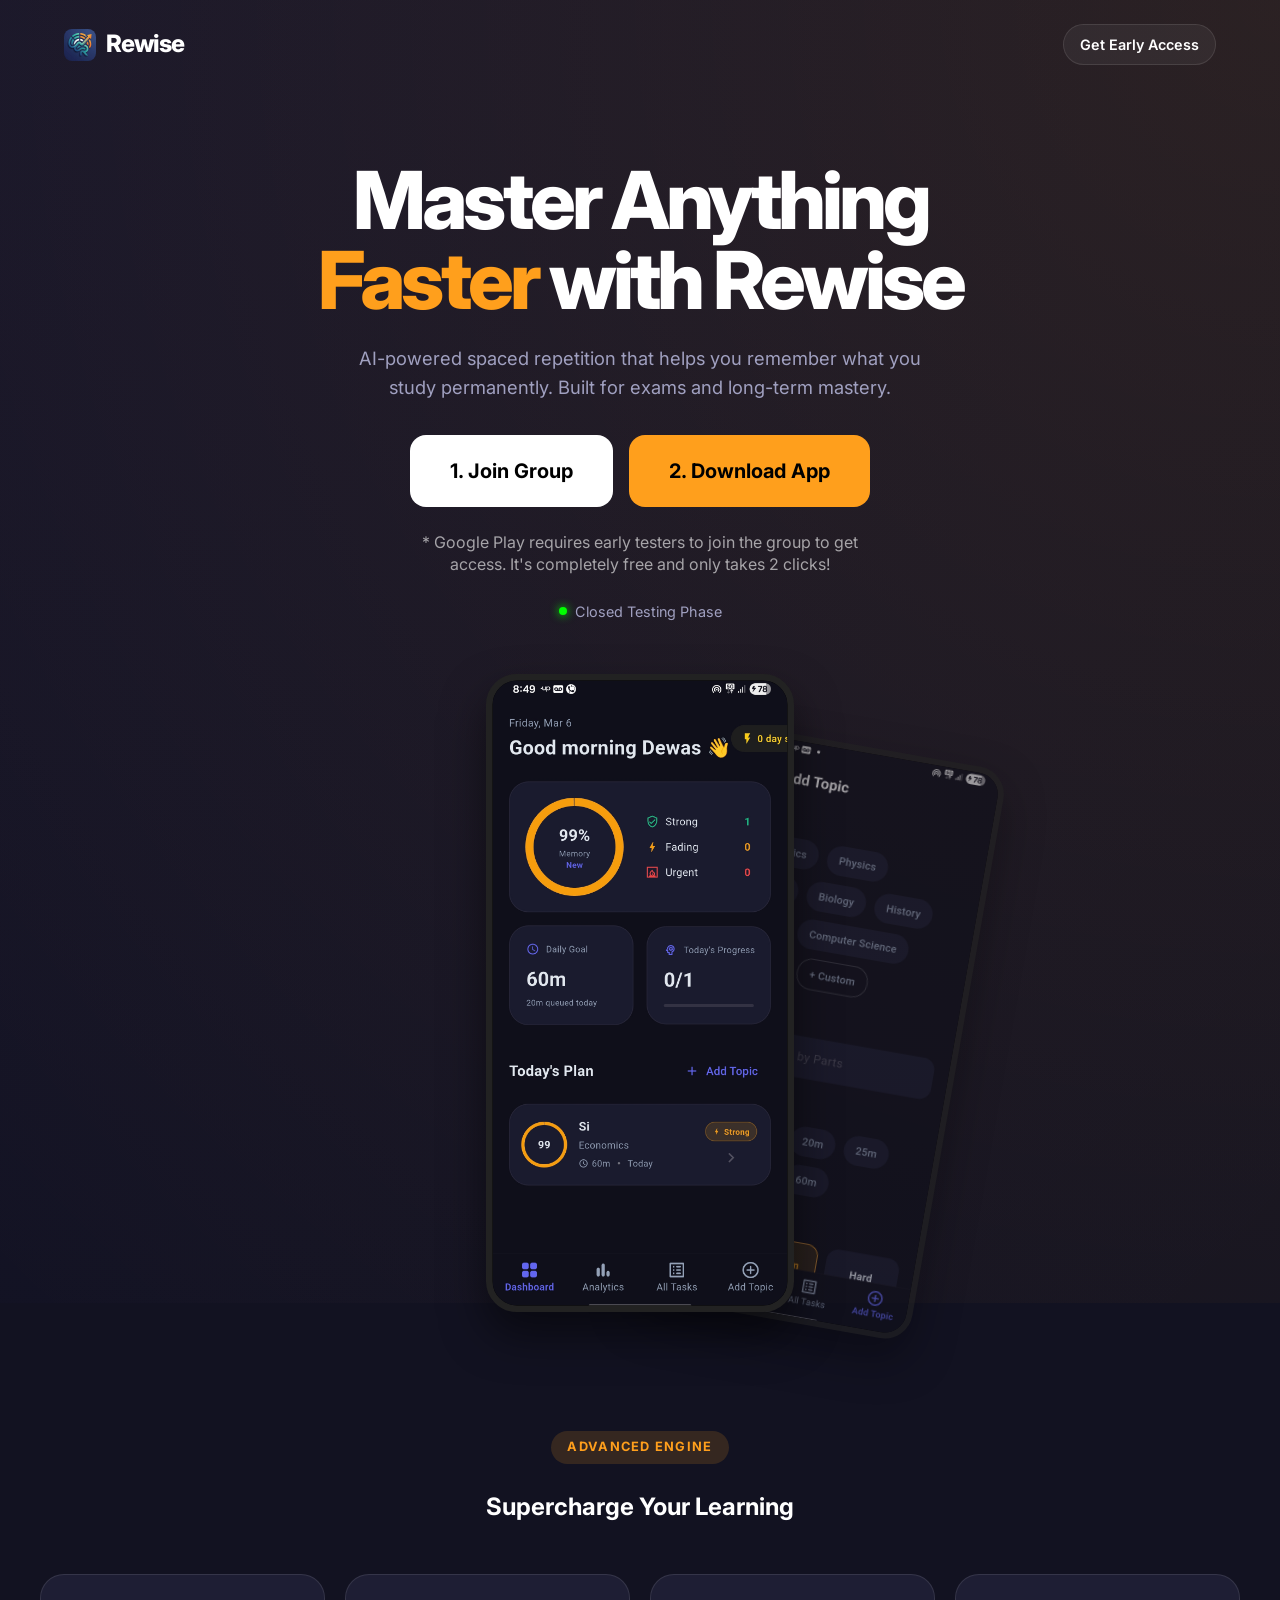
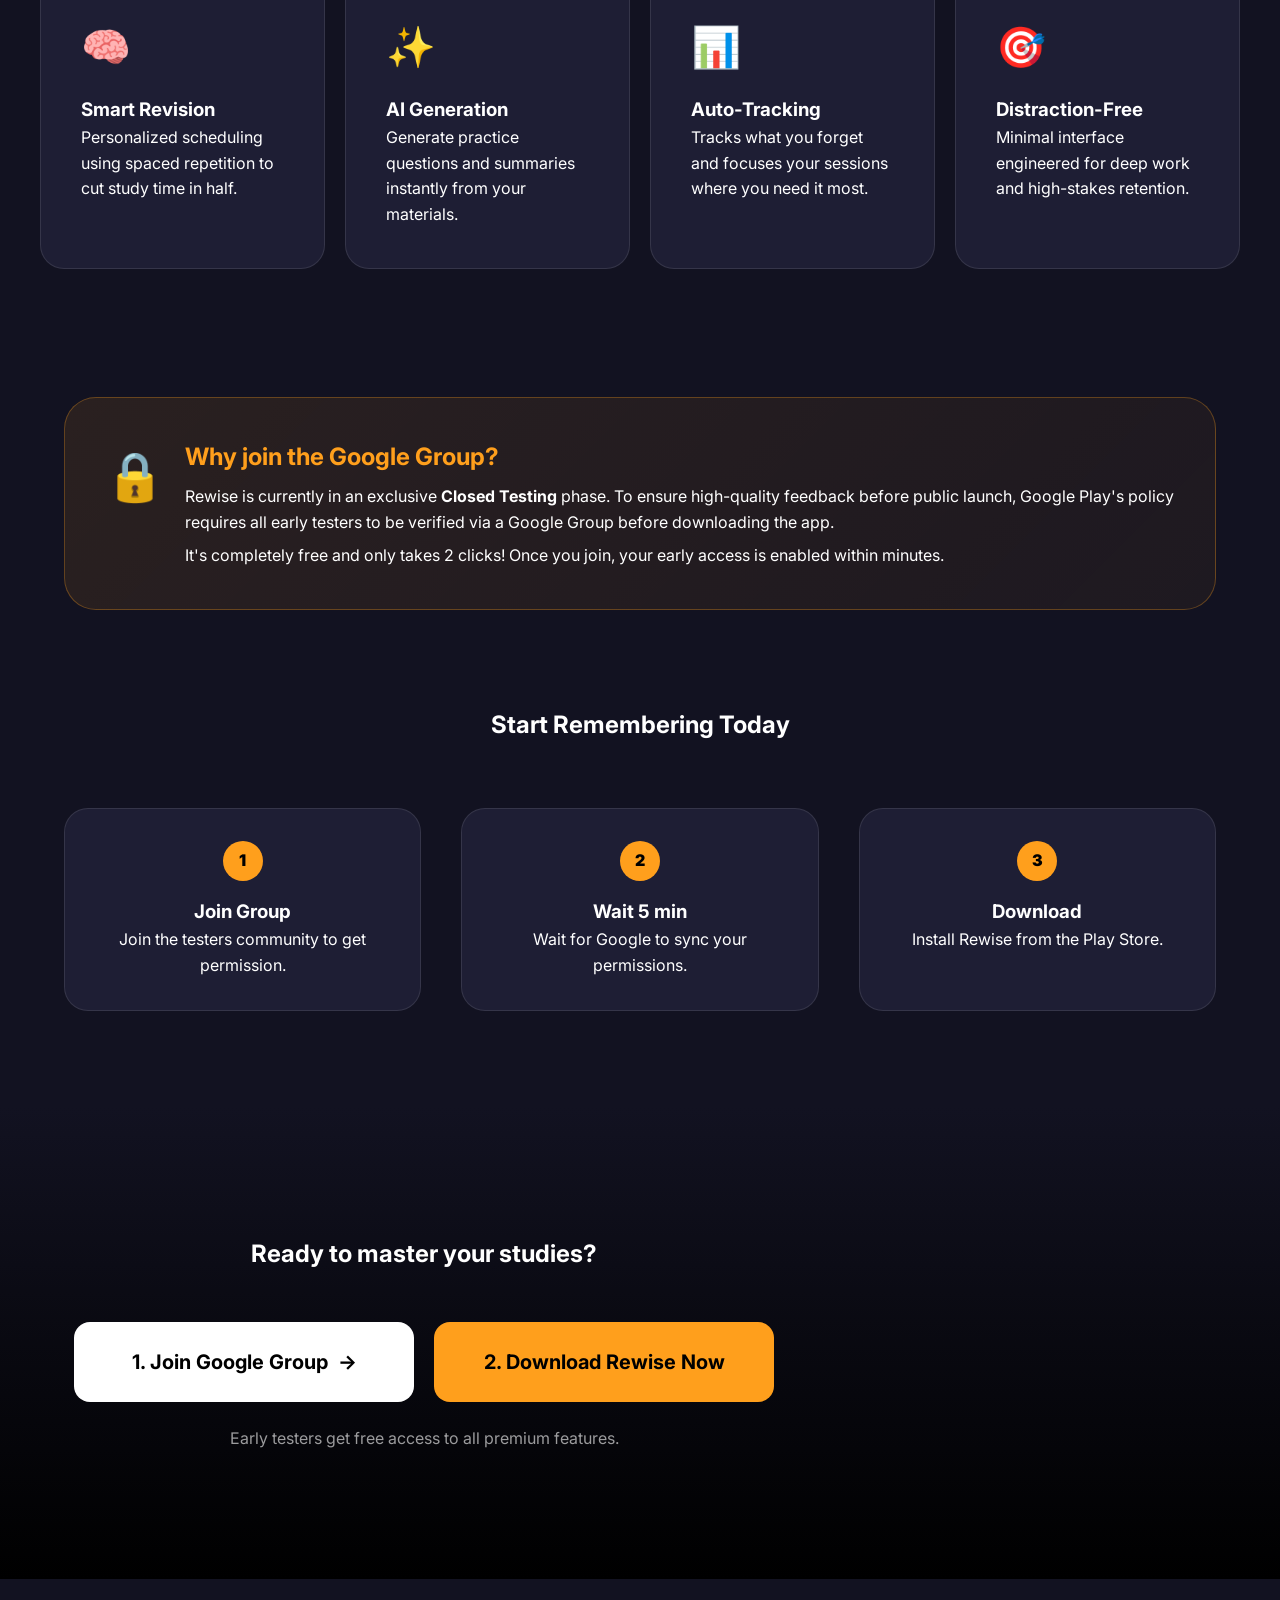
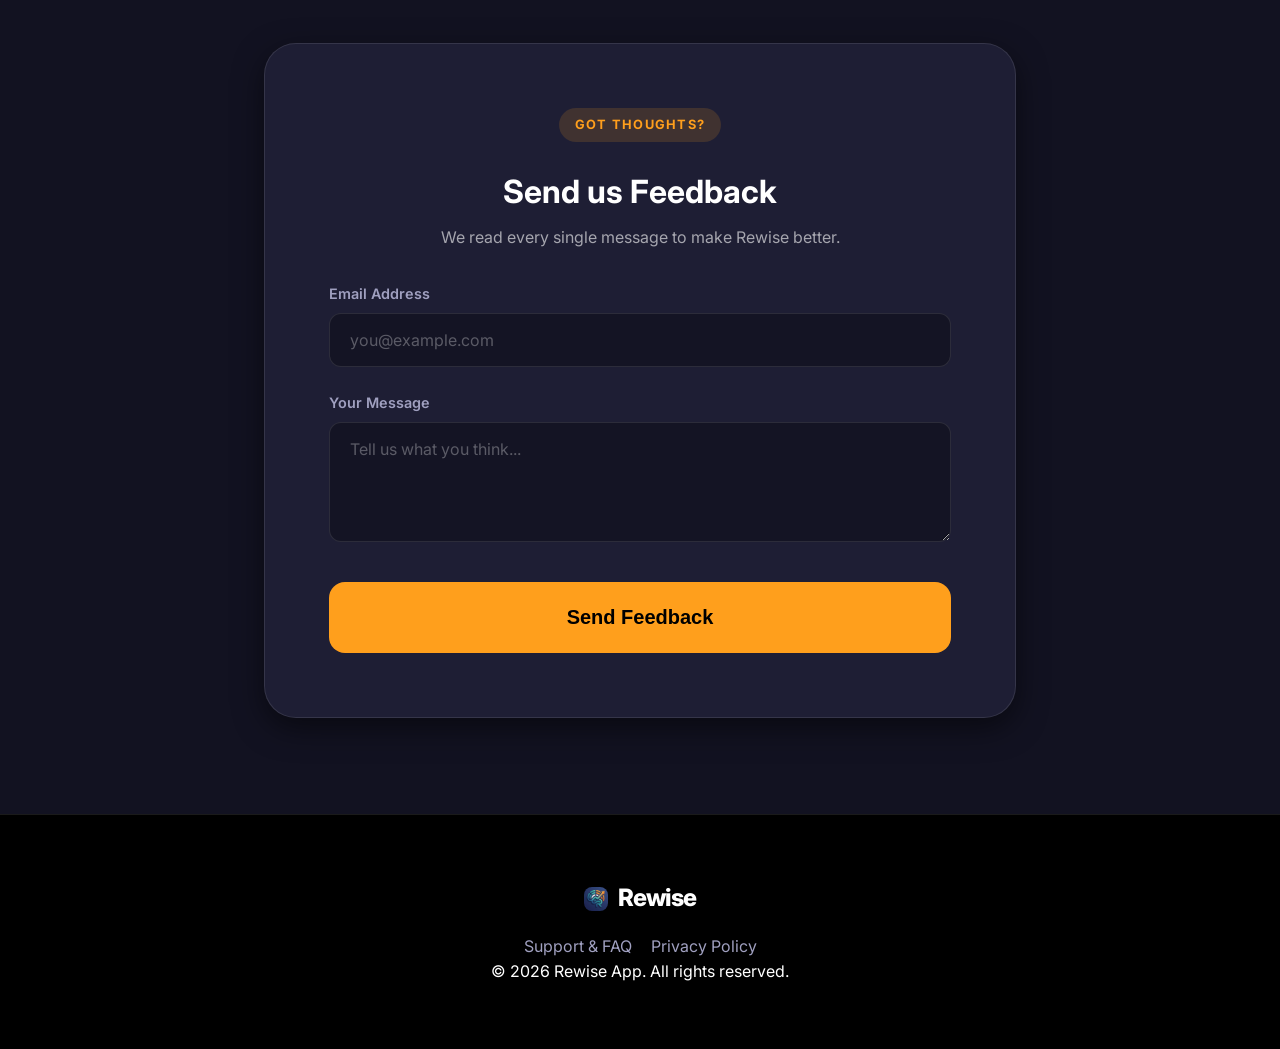
<file: rewise-landing/index.html>
<!DOCTYPE html>
<html lang="en">
<head>
    <meta charset="UTF-8">
    <meta name="viewport" content="width=device-width, initial-scale=1.0">
    <title>Master Anything Faster with Rewise</title>
    <link rel="preconnect" href="https://fonts.googleapis.com">
    <link rel="preconnect" href="https://fonts.gstatic.com" crossorigin>
    <link href="https://fonts.googleapis.com/css2?family=Inter:wght@400;500;600;700;800&display=swap" rel="stylesheet">
    <link rel="stylesheet" href="style.css">
    <link rel="icon" type="image/jpeg" href="assets/logo.jpg">
</head>
<body>
    <!-- Navbar Minimal -->
    <nav class="navbar">
        <div class="container nav-content">
            <div class="logo">
                <img src="assets/logo.jpg" alt="Rewise Logo" class="logo-img" loading="eager" decoding="async">
                Rewise
            </div>
            <a href="https://groups.google.com/g/testers-community" target="_blank" class="nav-btn">Get Early Access</a>
        </div>
    </nav>

    <!-- Hero Section -->
    <header class="hero">
        <div class="container text-center">
            <h1>Master Anything <br/><span class="text-orange">Faster</span> with Rewise</h1>
            <p class="subtitle">AI-powered spaced repetition that helps you remember what you study permanently. Built for exams and long-term mastery.</p>
            <div class="cta-buttons">
                <a href="https://groups.google.com/g/testers-community" target="_blank" class="btn btn-white btn-large">
                    1. Join Group
                </a>
                <a href="https://play.google.com/store/apps/details?id=com.rewise.spaced.learning" target="_blank" class="btn btn-orange btn-large glow-orange pulse-strong">
                    2. Download App
                </a>
            </div>
            <p class="small-text mt-2 opacity-60" style="max-width: 450px; margin: 1.5rem auto 0; line-height: 1.4;">
                * Google Play requires early testers to join the group to get access. It's completely free and only takes 2 clicks!
            </p>
            <div class="early-access-badge">
                <span class="dot"></span> Closed Testing Phase
            </div>
        </div>

        <!-- App Screenshots -->
        <div class="hero-showcase">
            <div class="mockup-bg"></div>
            <div class="mockup mockup-secondary">
                <img src="assets/2.jpg" alt="Add Topic Screen" loading="eager" decoding="async">
            </div>
            <div class="mockup mockup-primary">
                <img src="assets/1.jpg" alt="Dashboard Screen" loading="eager" decoding="async">
            </div>
        </div>
    </header>

    <!-- Features Section -->
    <section id="features" class="container">
        <div class="section-header text-center">
            <span class="badge">Advanced Engine</span>
            <h2>Supercharge Your Learning</h2>
        </div>
        <div class="features-grid">
            <div class="feature-card">
                <div class="icon-box">🧠</div>
                <h3>Smart Revision</h3>
                <p>Personalized scheduling using spaced repetition to cut study time in half.</p>
            </div>
            <div class="feature-card">
                <div class="icon-box">✨</div>
                <h3>AI Generation</h3>
                <p>Generate practice questions and summaries instantly from your materials.</p>
            </div>
            <div class="feature-card">
                <div class="icon-box">📊</div>
                <h3>Auto-Tracking</h3>
                <p>Tracks what you forget and focuses your sessions where you need it most.</p>
            </div>
            <div class="feature-card">
                <div class="icon-box">🎯</div>
                <h3>Distraction-Free</h3>
                <p>Minimal interface engineered for deep work and high-stakes retention.</p>
            </div>
        </div>
    </section>

    <!-- Why Google Group -->
    <section id="why-google-group">
        <div class="container">
            <div class="alert-box">
                <div class="alert-icon">🔒</div>
                <div class="alert-content">
                    <h3>Why join the Google Group?</h3>
                    <p>Rewise is currently in an exclusive <strong>Closed Testing</strong> phase. To ensure high-quality feedback before public launch, Google Play's policy requires all early testers to be verified via a Google Group before downloading the app.</p>
                    <p class="mt-1">It's completely free and only takes 2 clicks! Once you join, your early access is enabled within minutes.</p>
                </div>
            </div>
        </div>
    </section>

    <!-- Steps -->
    <section id="steps" class="container">
        <div class="section-header text-center">
            <h2>Start Remembering Today</h2>
        </div>
        <div class="steps-container">
            <div class="step-card">
                <div class="step-num">1</div>
                <h3>Join Group</h3>
                <p>Join the testers community to get permission.</p>
            </div>
            <div class="step-divider"></div>
            <div class="step-card">
                <div class="step-num">2</div>
                <h3>Wait 5 min</h3>
                <p>Wait for Google to sync your permissions.</p>
            </div>
            <div class="step-divider"></div>
            <div class="step-card">
                <div class="step-num">3</div>
                <h3>Download</h3>
                <p>Install Rewise from the Play Store.</p>
            </div>
        </div>
    </section>

    <!-- Final Call to Action -->
    <section id="cta" class="text-center">
        <div class="container-sm">
            <h2>Ready to master your studies?</h2>
            
            <div class="cta-actions">
                <a href="https://groups.google.com/g/testers-community" target="_blank" class="btn btn-white btn-xl">
                    1. Join Google Group &nbsp; <span class="arrow">&rarr;</span>
                </a>
                <a href="https://play.google.com/store/apps/details?id=com.rewise.spaced.learning" target="_blank" class="btn btn-orange btn-xl pulse-strong">
                    2. Download Rewise Now
                </a>
            </div>
            <p class="small-text mt-3 opacity-60">Early testers get free access to all premium features.</p>
        </div>
    </section>
    <!-- Feedback Form -->
    <section id="feedback" class="container container-sm" style="padding-bottom: 6rem; padding-top: 4rem;">
        <div class="feedback-card">
            <div class="text-center mb-4">
                <span class="badge">Got thoughts?</span>
                <h2 style="margin-bottom: 0.5rem; font-size: 2rem;">Send us Feedback</h2>
                <p class="opacity-60">We read every single message to make Rewise better.</p>
            </div>
            <form action="https://formspree.io/f/xojpqrko" method="POST" class="feedback-form">
                <div class="form-group">
                    <label for="email">Email Address</label>
                    <input type="email" id="email" name="email" required placeholder="you@example.com" class="form-input" />
                </div>
                <div class="form-group">
                    <label for="message">Your Message</label>
                    <textarea id="message" name="message" required placeholder="Tell us what you think..." class="form-input form-textarea" rows="4"></textarea>
                </div>
                <button type="submit" class="btn btn-orange btn-xl mt-2">Send Feedback</button>
            </form>
        </div>
    </section>

    <!-- Footer -->
    <footer>
        <div class="container text-center">
            <div class="logo justify-center mb-2">
                <img src="assets/logo.jpg" alt="Rewise Logo" class="logo-img sm" loading="lazy">
                Rewise
            </div>
            <p class="small-text mb-1">
                <a href="support.html" style="color: var(--text-muted); text-decoration: none; transition: color 0.2s; margin-right: 15px;">Support & FAQ</a>
                <a href="privacy.html" style="color: var(--text-muted); text-decoration: none; transition: color 0.2s;">Privacy Policy</a>
            </p>
            <p class="small-text">&copy; 2026 Rewise App. All rights reserved.</p>
        </div>
    </footer>
</body>
</html>
</file>
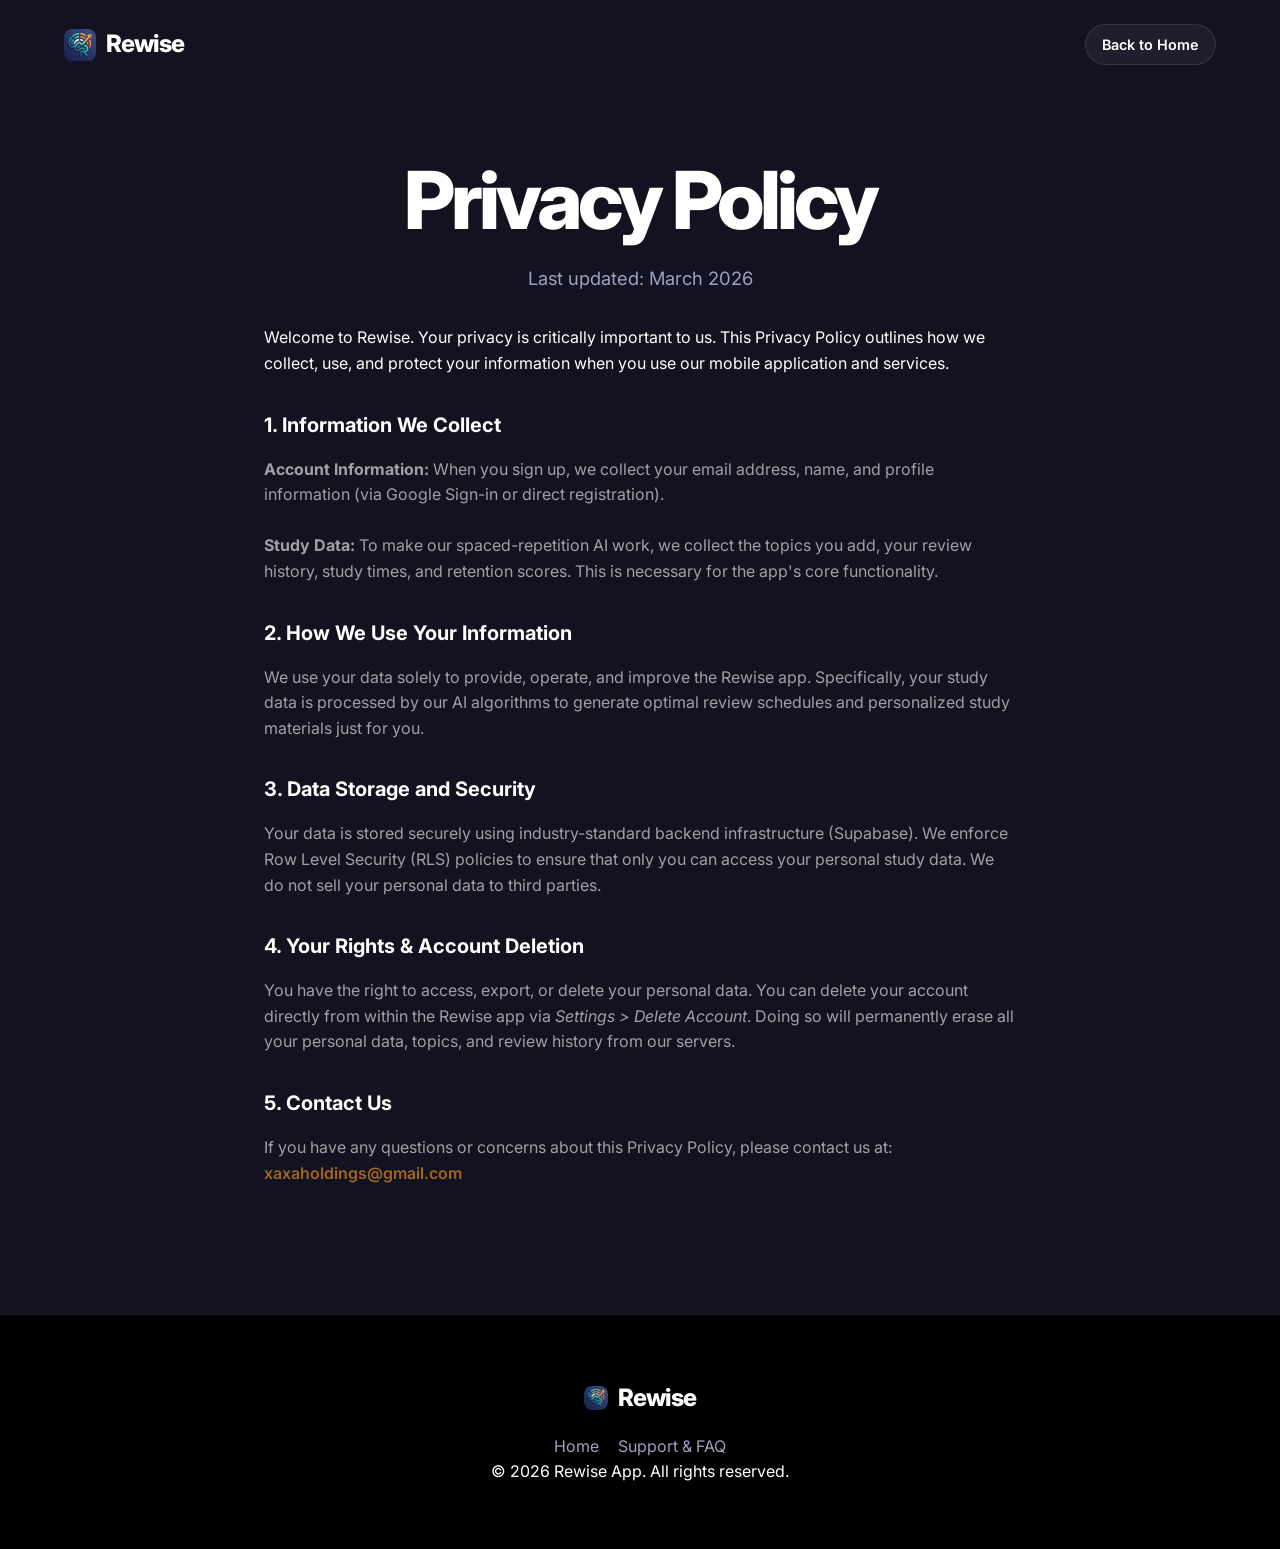
<file: rewise-landing/privacy.html>
<!DOCTYPE html>
<html lang="en">
<head>
    <meta charset="UTF-8">
    <meta name="viewport" content="width=device-width, initial-scale=1.0">
    <title>Privacy Policy - Rewise</title>
    <link rel="preconnect" href="https://fonts.googleapis.com">
    <link rel="preconnect" href="https://fonts.gstatic.com" crossorigin>
    <link href="https://fonts.googleapis.com/css2?family=Inter:wght@400;500;600;700;800&display=swap" rel="stylesheet">
    <link rel="stylesheet" href="style.css">
    <link rel="icon" type="image/jpeg" href="assets/logo.jpg">
</head>
<body>
    <!-- Navbar Minimal -->
    <nav class="navbar">
        <div class="container nav-content">
            <a href="index.html" class="logo" style="text-decoration: none; color: white;">
                <img src="assets/logo.jpg" alt="Rewise Logo" class="logo-img" loading="eager" decoding="async">
                Rewise
            </a>
            <a href="index.html" class="nav-btn">Back to Home</a>
        </div>
    </nav>

    <!-- Header Section -->
    <header class="support-header">
        <div class="container text-center" style="padding-top: 10rem; padding-bottom: 2rem;">
            <h1>Privacy Policy</h1>
            <p class="subtitle mt-2">Last updated: March 2026</p>
        </div>
    </header>

    <main class="container container-sm" style="padding-bottom: 6rem;">
        <div class="support-card" style="text-align: left;">
            <p class="mb-4">Welcome to Rewise. Your privacy is critically important to us. This Privacy Policy outlines how we collect, use, and protect your information when you use our mobile application and services.</p>
            
            <h3 class="mb-2" style="color: white; font-size: 1.25rem;">1. Information We Collect</h3>
            <p class="mb-4 opacity-60">
                <strong>Account Information:</strong> When you sign up, we collect your email address, name, and profile information (via Google Sign-in or direct registration).<br><br>
                <strong>Study Data:</strong> To make our spaced-repetition AI work, we collect the topics you add, your review history, study times, and retention scores. This is necessary for the app's core functionality.
            </p>

            <h3 class="mb-2" style="color: white; font-size: 1.25rem;">2. How We Use Your Information</h3>
            <p class="mb-4 opacity-60">
                We use your data solely to provide, operate, and improve the Rewise app. Specifically, your study data is processed by our AI algorithms to generate optimal review schedules and personalized study materials just for you.
            </p>

            <h3 class="mb-2" style="color: white; font-size: 1.25rem;">3. Data Storage and Security</h3>
            <p class="mb-4 opacity-60">
                Your data is stored securely using industry-standard backend infrastructure (Supabase). We enforce Row Level Security (RLS) policies to ensure that only you can access your personal study data. We do not sell your personal data to third parties.
            </p>

            <h3 class="mb-2" style="color: white; font-size: 1.25rem;">4. Your Rights & Account Deletion</h3>
            <p class="mb-4 opacity-60">
                You have the right to access, export, or delete your personal data. You can delete your account directly from within the Rewise app via <em>Settings &gt; Delete Account</em>. Doing so will permanently erase all your personal data, topics, and review history from our servers.
            </p>

            <h3 class="mb-2" style="color: white; font-size: 1.25rem;">5. Contact Us</h3>
            <p class="mb-4 opacity-60">
                If you have any questions or concerns about this Privacy Policy, please contact us at:<br>
                <a href="mailto:xaxaholdings@gmail.com" class="text-orange" style="text-decoration: none; font-weight: 600;">xaxaholdings@gmail.com</a>
            </p>
        </div>
    </main>

    <!-- Footer -->
    <footer>
        <div class="container text-center">
            <div class="logo justify-center mb-2">
                <img src="assets/logo.jpg" alt="Rewise Logo" class="logo-img sm" loading="lazy">
                Rewise
            </div>
            <p class="small-text mb-1">
                <a href="index.html" style="color: var(--text-muted); text-decoration: none; transition: color 0.2s; margin-right: 15px;">Home</a>
                <a href="support.html" style="color: var(--text-muted); text-decoration: none; transition: color 0.2s;">Support & FAQ</a>
            </p>
            <p class="small-text">&copy; 2026 Rewise App. All rights reserved.</p>
        </div>
    </footer>
</body>
</html>
</file>
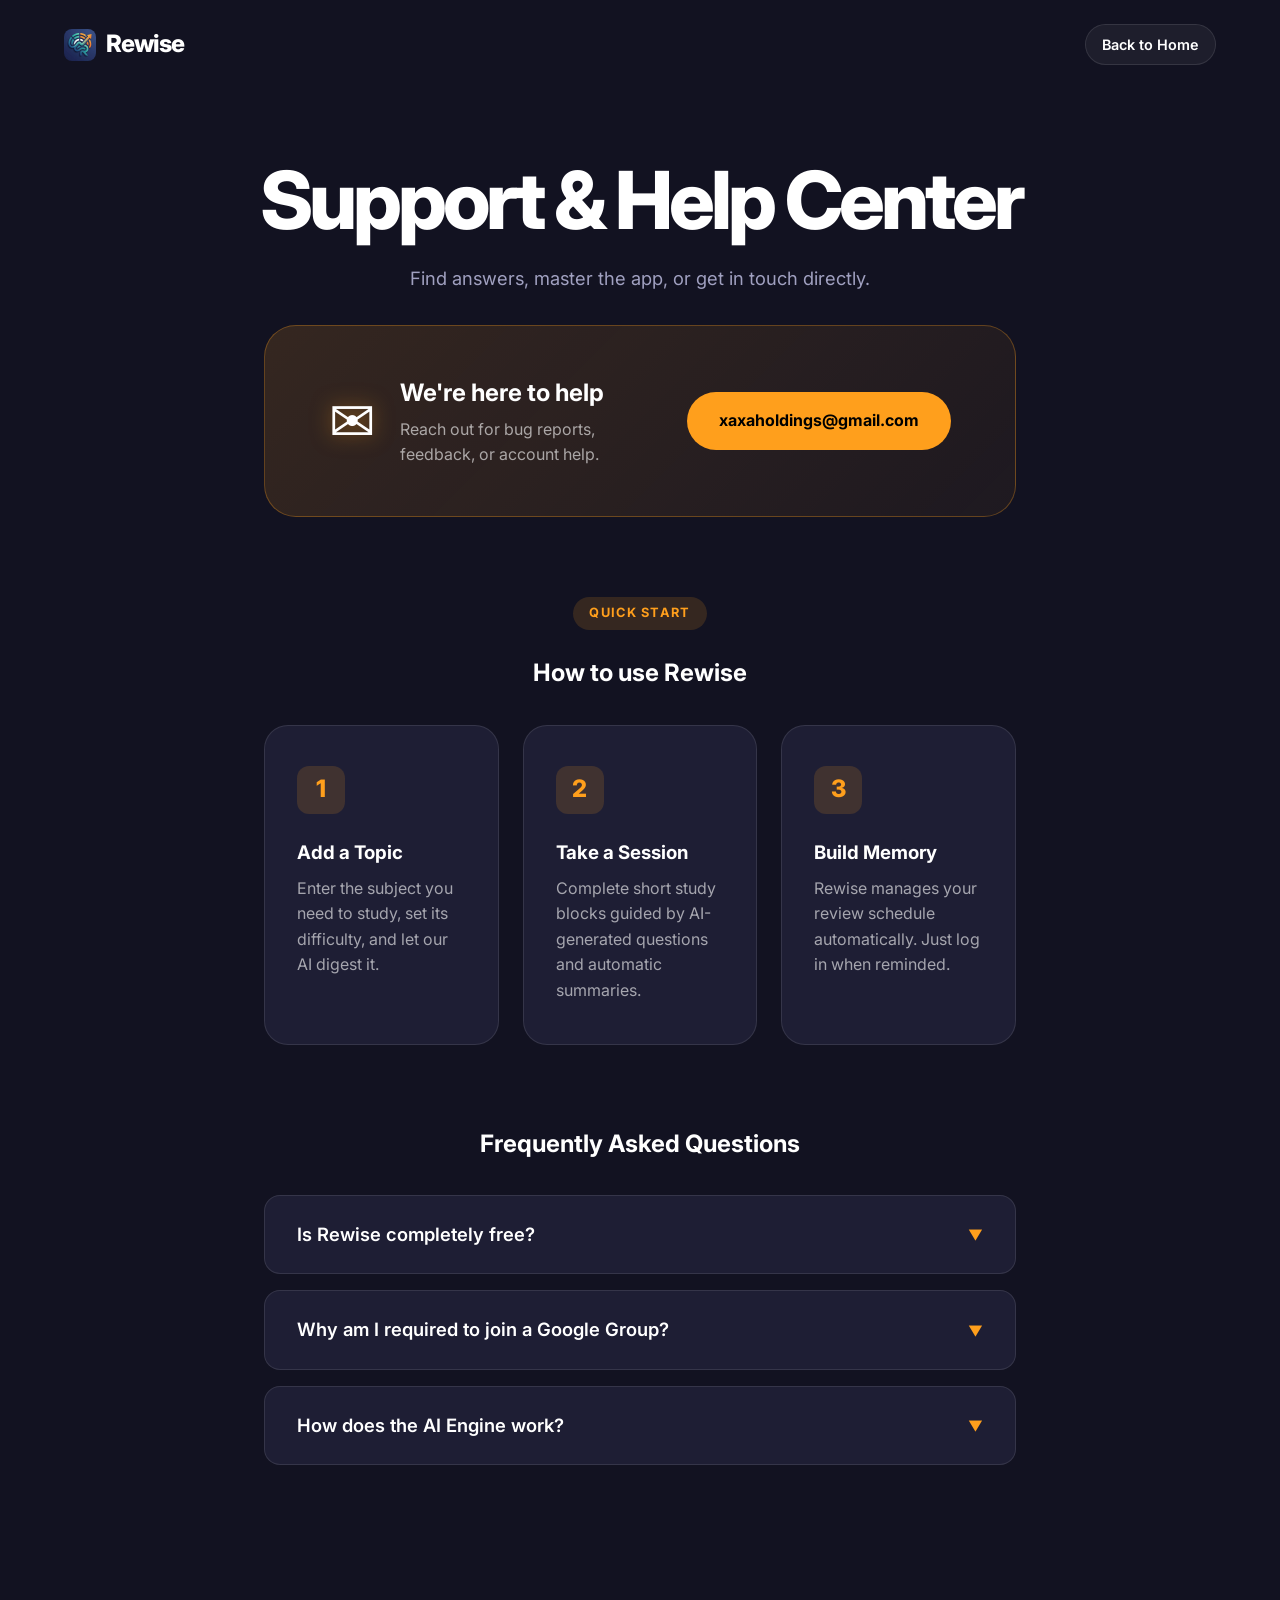
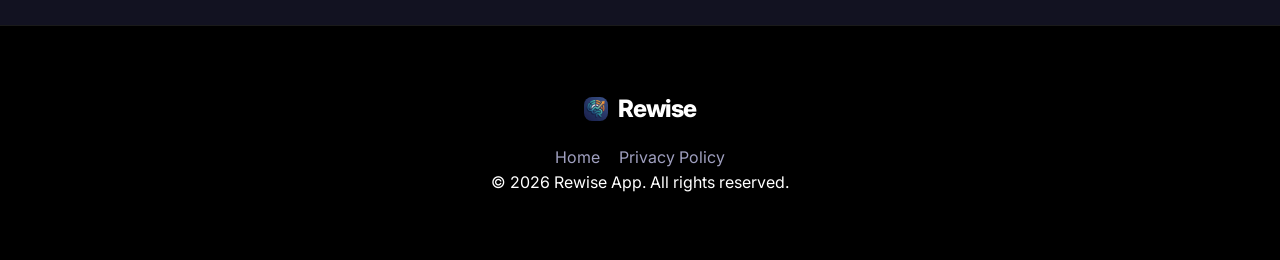
<file: rewise-landing/support.html>
<!DOCTYPE html>
<html lang="en">
<head>
    <meta charset="UTF-8">
    <meta name="viewport" content="width=device-width, initial-scale=1.0">
    <title>Support Center - Rewise</title>
    <link rel="preconnect" href="https://fonts.googleapis.com">
    <link rel="preconnect" href="https://fonts.gstatic.com" crossorigin>
    <link href="https://fonts.googleapis.com/css2?family=Inter:wght@400;500;600;700;800&display=swap" rel="stylesheet">
    <link rel="stylesheet" href="style.css">
    <link rel="icon" type="image/jpeg" href="assets/logo.jpg">
</head>
<body>
    <!-- Navbar Minimal -->
    <nav class="navbar">
        <div class="container nav-content">
            <a href="index.html" class="logo" style="text-decoration: none; color: white;">
                <img src="assets/logo.jpg" alt="Rewise Logo" class="logo-img" loading="eager" decoding="async">
                Rewise
            </a>
            <a href="index.html" class="nav-btn">Back to Home</a>
        </div>
    </nav>

    <!-- Header Section -->
    <header class="support-header">
        <div class="container text-center" style="padding-top: 10rem; padding-bottom: 2rem;">
            <h1>Support & Help Center</h1>
            <p class="subtitle mt-2">Find answers, master the app, or get in touch directly.</p>
        </div>
    </header>

    <main class="container container-sm" style="padding-bottom: 6rem;">
        
        <!-- Contact Banner -->
        <div class="contact-banner mb-4">
            <div class="contact-icon">✉️</div>
            <div>
                <h3 style="font-size: 1.5rem; margin-bottom: 0.25rem;">We're here to help</h3>
                <p class="opacity-60">Reach out for bug reports, feedback, or account help.</p>
            </div>
            <a href="mailto:xaxaholdings@gmail.com" class="btn btn-orange pulse-strong" style="margin-left: auto; border-radius: 99px; padding: 1rem 2rem;">
                xaxaholdings@gmail.com
            </a>
        </div>

        <!-- How to use Rewise -->
        <section style="margin-top: 5rem; margin-bottom: 5rem;">
            <div class="text-center mb-4">
                <span class="badge">Quick Start</span>
                <h2>How to use Rewise</h2>
            </div>
            <div class="guide-grid">
                <div class="guide-step">
                    <div class="guide-num">1</div>
                    <h3 style="margin-bottom: 0.5rem;">Add a Topic</h3>
                    <p class="small-text opacity-60">Enter the subject you need to study, set its difficulty, and let our AI digest it.</p>
                </div>
                <div class="guide-step">
                    <div class="guide-num">2</div>
                    <h3 style="margin-bottom: 0.5rem;">Take a Session</h3>
                    <p class="small-text opacity-60">Complete short study blocks guided by AI-generated questions and automatic summaries.</p>
                </div>
                <div class="guide-step">
                    <div class="guide-num">3</div>
                    <h3 style="margin-bottom: 0.5rem;">Build Memory</h3>
                    <p class="small-text opacity-60">Rewise manages your review schedule automatically. Just log in when reminded.</p>
                </div>
            </div>
        </section>

        <!-- FAQ Section -->
        <section style="margin-bottom: 4rem;">
            <div class="text-center mb-4">
                <h2>Frequently Asked Questions</h2>
            </div>
            <div class="faq-accordion">
                <details class="faq-details">
                    <summary class="faq-summary">Is Rewise completely free? <span class="faq-chevron">▼</span></summary>
                    <div class="faq-content">
                        <p>Yes. During our exclusive closed testing phase, Rewise gives you unrestricted access perfectly free of charge.</p>
                    </div>
                </details>
                <details class="faq-details">
                    <summary class="faq-summary">Why am I required to join a Google Group? <span class="faq-chevron">▼</span></summary>
                    <div class="faq-content">
                        <p>Google Play Store policies require that apps in a "Closed Testing" phase strictly manage their tester lists using Google Groups. By joining with 2 clicks, you bypass the restriction automatically.</p>
                    </div>
                </details>
                <details class="faq-details">
                    <summary class="faq-summary">How does the AI Engine work? <span class="faq-chevron">▼</span></summary>
                    <div class="faq-content">
                        <p>Our proprietary spaced-repetition AI instantly analyzes your inputs and generates tailored practice questions on the fly, saving you from manually writing flashcards.</p>
                    </div>
                </details>
            </div>
        </section>

    </main>

    <!-- Footer -->
    <footer>
        <div class="container text-center">
            <div class="logo justify-center mb-2">
                <img src="assets/logo.jpg" alt="Rewise Logo" class="logo-img sm" loading="lazy">
                Rewise
            </div>
            <p class="small-text mb-1">
                <a href="index.html" style="color: var(--text-muted); text-decoration: none; transition: color 0.2s; margin-right: 15px;">Home</a>
                <a href="privacy.html" style="color: var(--text-muted); text-decoration: none; transition: color 0.2s;">Privacy Policy</a>
            </p>
            <p class="small-text">&copy; 2026 Rewise App. All rights reserved.</p>
        </div>
    </footer>
</body>
</html>
</file>
<file: rewise-landing/style.css>
:root {
    /* App Aesthetic Palette */
    --primary-bg: #121221;
    --card-bg: #1e1e34;
    --orange: #ff9f1c;
    --orange-hover: #f38f05;
    --text-main: #ffffff;
    --text-muted: #a0a0c0;
    --border-color: rgba(255, 255, 255, 0.1);
    
    /* Layout */
    --radius-sm: 8px;
    --radius-md: 16px;
    --radius-lg: 24px;
    --radius-xl: 32px;
}

* {
    margin: 0;
    padding: 0;
    box-sizing: border-box;
}

body {
    font-family: 'Inter', system-ui, sans-serif;
    color: var(--text-main);
    background-color: var(--primary-bg);
    line-height: 1.6;
    -webkit-font-smoothing: antialiased;
    overflow-x: hidden;
}

.container {
    width: 100%;
    max-width: 1200px;
    margin: 0 auto;
    padding: 0 1.5rem;
}

.container-sm { max-width: 800px; }
.text-center { text-align: center; }
.mt-1 { margin-top: 0.5rem; }
.mt-2 { margin-top: 1rem; }
.mt-3 { margin-top: 1.5rem; }
.mb-2 { margin-bottom: 1rem; }
.mb-4 { margin-bottom: 2rem; }
.justify-center { justify-content: center; }
.opacity-60 { opacity: 0.6; }

/* Navbar */
.navbar {
    padding: 1.5rem 0;
    position: absolute;
    top: 0;
    width: 100%;
    z-index: 100;
}

.nav-content {
    display: flex;
    justify-content: space-between;
    align-items: center;
}

.logo {
    display: flex;
    align-items: center;
    gap: 10px;
    font-weight: 800;
    font-size: 1.5rem;
    letter-spacing: -0.04em;
}

.logo-img {
    width: 32px;
    height: 32px;
    border-radius: 8px;
}

.logo-img.sm {
    width: 24px;
    height: 24px;
}

.nav-btn {
    text-decoration: none;
    color: var(--text-main);
    font-weight: 600;
    font-size: 0.9rem;
    background: rgba(255, 255, 255, 0.05);
    padding: 0.5rem 1rem;
    border-radius: 99px;
    border: 1px solid var(--border-color);
}

/* Typography */
h1 {
    font-size: 3rem;
    font-weight: 800;
    letter-spacing: -0.05em;
    line-height: 1;
    margin-bottom: 1.5rem;
}

.text-orange {
    color: var(--orange);
}

.subtitle {
    font-size: 1.15rem;
    color: var(--text-muted);
    max-width: 600px;
    margin: 0 auto;
}

.badge {
    background: rgba(255, 159, 28, 0.15);
    color: var(--orange);
    padding: 0.4rem 1rem;
    border-radius: 99px;
    font-size: 0.8rem;
    font-weight: 700;
    text-transform: uppercase;
    letter-spacing: 0.1em;
    margin-bottom: 1.5rem;
    display: inline-block;
}

/* Buttons */
.btn {
    display: inline-flex;
    align-items: center;
    justify-content: center;
    padding: 1rem 2rem;
    border-radius: 16px;
    font-weight: 700;
    text-decoration: none;
    transition: all 0.3s cubic-bezier(0.18, 0.89, 0.32, 1.28);
    border: none;
    cursor: pointer;
}

.btn-orange {
    background: var(--orange);
    color: #000;
}

.btn-orange:hover {
    background: var(--orange-hover);
    transform: scale(1.05);
}

.btn-white {
    background: #ffffff;
    color: #000;
}

.btn-white:hover {
    transform: scale(1.05);
}

.btn-large {
    font-size: 1.25rem;
    padding: 1.25rem 2.5rem;
}

.btn-xl {
    width: 100%;
    padding: 1.5rem;
    font-size: 1.25rem;
}

.pulse {
    animation: pulse 2s infinite;
}

.pulse-strong {
    animation: pulse-strong 2s infinite;
}

@keyframes pulse {
    0% { box-shadow: 0 0 0 0 rgba(255, 159, 28, 0.4); }
    70% { box-shadow: 0 0 0 15px rgba(255, 159, 28, 0); }
    100% { box-shadow: 0 0 0 0 rgba(255, 159, 28, 0); }
}

@keyframes pulse-strong {
    0% { transform: scale(1); box-shadow: 0 0 0 0 rgba(255, 159, 28, 0.6); }
    50% { transform: scale(1.02); }
    100% { transform: scale(1); box-shadow: 0 0 0 20px rgba(255, 159, 28, 0); }
}

/* Hero Section */
.hero {
    padding-top: 10rem;
    position: relative;
    background: radial-gradient(circle at top right, rgba(255, 159, 28, 0.1), transparent),
                radial-gradient(circle at top left, rgba(79, 70, 229, 0.05), transparent);
}

.early-access-badge {
    margin-top: 1.5rem;
    font-size: 0.9rem;
    color: var(--text-muted);
    display: flex;
    align-items: center;
    justify-content: center;
    gap: 8px;
}

.dot {
    width: 8px;
    height: 8px;
    background: #00ff00;
    border-radius: 50%;
    box-shadow: 0 0 10px #00ff00;
}

.cta-buttons {
    margin-top: 2rem;
    display: flex;
    justify-content: center;
    gap: 1rem;
    flex-wrap: wrap;
}

/* Hero Showcase */
.hero-showcase {
    margin-top: 5rem;
    height: 450px;
    display: flex;
    justify-content: center;
    position: relative;
}

.mockup {
    width: 200px;
    height: 420px;
    background: #000;
    border-radius: 28px;
    border: 6px solid #222;
    overflow: hidden;
    position: absolute;
    box-shadow: 0 20px 40px rgba(0,0,0,0.5);
    z-index: 10;
}

.mockup img {
    width: 100%;
    height: 100%;
    object-fit: cover;
}

.mockup-primary {
    transform: scale(1.1);
    z-index: 20;
}

.mockup-secondary {
    transform: translateX(-140px) translateY(20px) rotate(-10deg);
    opacity: 0.6;
}

/* Features */
#features {
    padding: 8rem 0;
}

.features-grid {
    display: grid;
    grid-template-columns: 1fr;
    gap: 20px;
    margin-top: 3rem;
}

.feature-card {
    background: var(--card-bg);
    padding: 2.5rem;
    border-radius: 24px;
    border: 1px solid var(--border-color);
    transition: transform 0.3s ease;
}

.feature-card:hover { transform: translateY(-10px); }

.icon-box {
    font-size: 2.5rem;
    margin-bottom: 1rem;
}

/* Alert Box */
.alert-box {
    background: linear-gradient(135deg, rgba(255, 159, 28, 0.1), rgba(255, 159, 28, 0.05));
    border: 1px solid rgba(255, 159, 28, 0.3);
    padding: 2.5rem;
    border-radius: 32px;
    display: flex;
    gap: 20px;
}

.alert-icon { font-size: 3rem; }
.alert-content h3 { color: var(--orange); font-size: 1.5rem; margin-bottom: 0.5rem; }

/* Steps */
#steps {
    padding: 6rem 1.5rem;
}

.steps-container {
    display: flex;
    flex-direction: column;
    gap: 40px;
    margin-top: 4rem;
}

.step-card {
    background: var(--card-bg);
    padding: 2rem;
    border-radius: 24px;
    text-align: center;
    border: 1px solid var(--border-color);
}

.step-num {
    width: 40px;
    height: 40px;
    background: var(--orange);
    color: #000;
    font-weight: 900;
    border-radius: 50%;
    margin: 0 auto 1rem;
    display: flex;
    align-items: center;
    justify-content: center;
}

.step-divider { display: none; }

/* CTA Section */
#cta {
    padding: 8rem 1.5rem;
    background: linear-gradient(0deg, #000, var(--primary-bg));
}

.cta-actions {
    display: flex;
    flex-direction: column;
    gap: 20px;
    margin-top: 3rem;
}

/* Footer */
footer {
    padding: 4rem 1.5rem;
    border-top: 1px solid var(--border-color);
    background: #000;
}

/* Responsive */
@media (min-width: 768px) {
    h1 { font-size: 5rem; }
    
    .hero-showcase {
        height: 600px;
    }
    
    .mockup {
        width: 280px;
        height: 580px;
    }
    
    .mockup-secondary {
        transform: translateX(180px) translateY(40px) rotate(10deg);
        opacity: 0.6;
    }

    .features-grid { grid-template-columns: repeat(2, 1fr); }
    
    .steps-container {
        flex-direction: row;
        justify-content: space-between;
    }
    
    .step-card { flex: 1; }
    
    .cta-actions {
        flex-direction: row;
        max-width: 700px;
        margin-left: auto;
        margin-right: auto;
    }
    
    .btn-xl { flex: 1; }
}

@media (min-width: 1024px) {
    .features-grid { grid-template-columns: repeat(4, 1fr); }
}

/* Support Page Styles V2 */
.support-hero {
    padding-bottom: 3rem;
    border-bottom: 1px solid var(--border-color);
}

.contact-banner {
    background: linear-gradient(135deg, rgba(255, 159, 28, 0.15), rgba(255, 159, 28, 0.05));
    border: 1px solid rgba(255, 159, 28, 0.3);
    padding: 2.5rem;
    border-radius: var(--radius-xl);
    display: flex;
    flex-direction: column;
    align-items: center;
    gap: 1.5rem;
    text-align: center;
    position: relative;
    overflow: hidden;
}

@media (min-width: 768px) {
    .contact-banner {
        flex-direction: row;
        text-align: left;
        padding: 3rem 4rem;
    }
}

.contact-icon {
    font-size: 3.5rem;
    line-height: 1;
    text-shadow: 0 0 20px rgba(255,159,28,0.5);
}

.guide-grid {
    display: grid;
    grid-template-columns: 1fr;
    gap: 1.5rem;
}

@media (min-width: 768px) {
    .guide-grid {
        grid-template-columns: repeat(3, 1fr);
    }
}

.guide-step {
    background: var(--card-bg);
    padding: 2.5rem 2rem;
    border-radius: var(--radius-lg);
    border: 1px solid var(--border-color);
    position: relative;
    transition: transform 0.3s ease, border-color 0.3s ease;
}

.guide-step:hover {
    transform: translateY(-5px);
    border-color: rgba(255, 159, 28, 0.5);
}

.guide-num {
    width: 48px;
    height: 48px;
    background: rgba(255, 159, 28, 0.15);
    color: var(--orange);
    border-radius: 12px;
    display: flex;
    align-items: center;
    justify-content: center;
    font-size: 1.5rem;
    font-weight: 800;
    margin-bottom: 1.5rem;
}

.faq-accordion {
    display: flex;
    flex-direction: column;
    gap: 1rem;
}

.faq-details {
    background: var(--card-bg);
    border: 1px solid var(--border-color);
    border-radius: var(--radius-md);
    overflow: hidden;
    transition: box-shadow 0.3s ease;
}

.faq-details:hover {
    box-shadow: 0 4px 15px rgba(0,0,0,0.3);
}

.faq-summary {
    padding: 1.5rem 2rem;
    font-size: 1.15rem;
    font-weight: 600;
    color: white;
    cursor: pointer;
    list-style: none;
    display: flex;
    justify-content: space-between;
    align-items: center;
}

.faq-summary::-webkit-details-marker {
    display: none;
}

.faq-chevron {
    color: var(--orange);
    transition: transform 0.3s ease;
    font-size: 0.9rem;
}

.faq-details[open] .faq-chevron {
    transform: rotate(180deg);
}

.faq-content {
    padding: 0 2rem 1.5rem;
    color: var(--text-muted);
    border-top: 1px solid rgba(255,255,255,0.05);
    margin-top: 0.5rem;
    padding-top: 1rem;
}

/* Feedback Form Styles */
.feedback-card {
    background: var(--card-bg);
    border: 1px solid var(--border-color);
    border-radius: var(--radius-xl);
    padding: 3rem 2rem;
    box-shadow: 0 10px 30px rgba(0,0,0,0.5);
}

@media (min-width: 768px) {
    .feedback-card {
        padding: 4rem;
    }
}

.feedback-form {
    display: flex;
    flex-direction: column;
    gap: 1.5rem;
    text-align: left;
}

.form-group {
    display: flex;
    flex-direction: column;
    gap: 0.5rem;
}

.form-group label {
    font-size: 0.9rem;
    font-weight: 600;
    color: var(--text-muted);
}

.form-input {
    background: rgba(0,0,0,0.3);
    border: 1px solid rgba(255,255,255,0.1);
    color: white;
    padding: 1rem 1.25rem;
    border-radius: 12px;
    font-family: inherit;
    font-size: 1rem;
    transition: border-color 0.3s ease, box-shadow 0.3s ease;
}

.form-input:focus {
    outline: none;
    border-color: var(--orange);
    box-shadow: 0 0 0 3px rgba(255,159,28,0.2);
}

.form-input::placeholder {
    color: rgba(255,255,255,0.3);
}

.form-textarea {
    resize: vertical;
    min-height: 120px;
}
</file>
